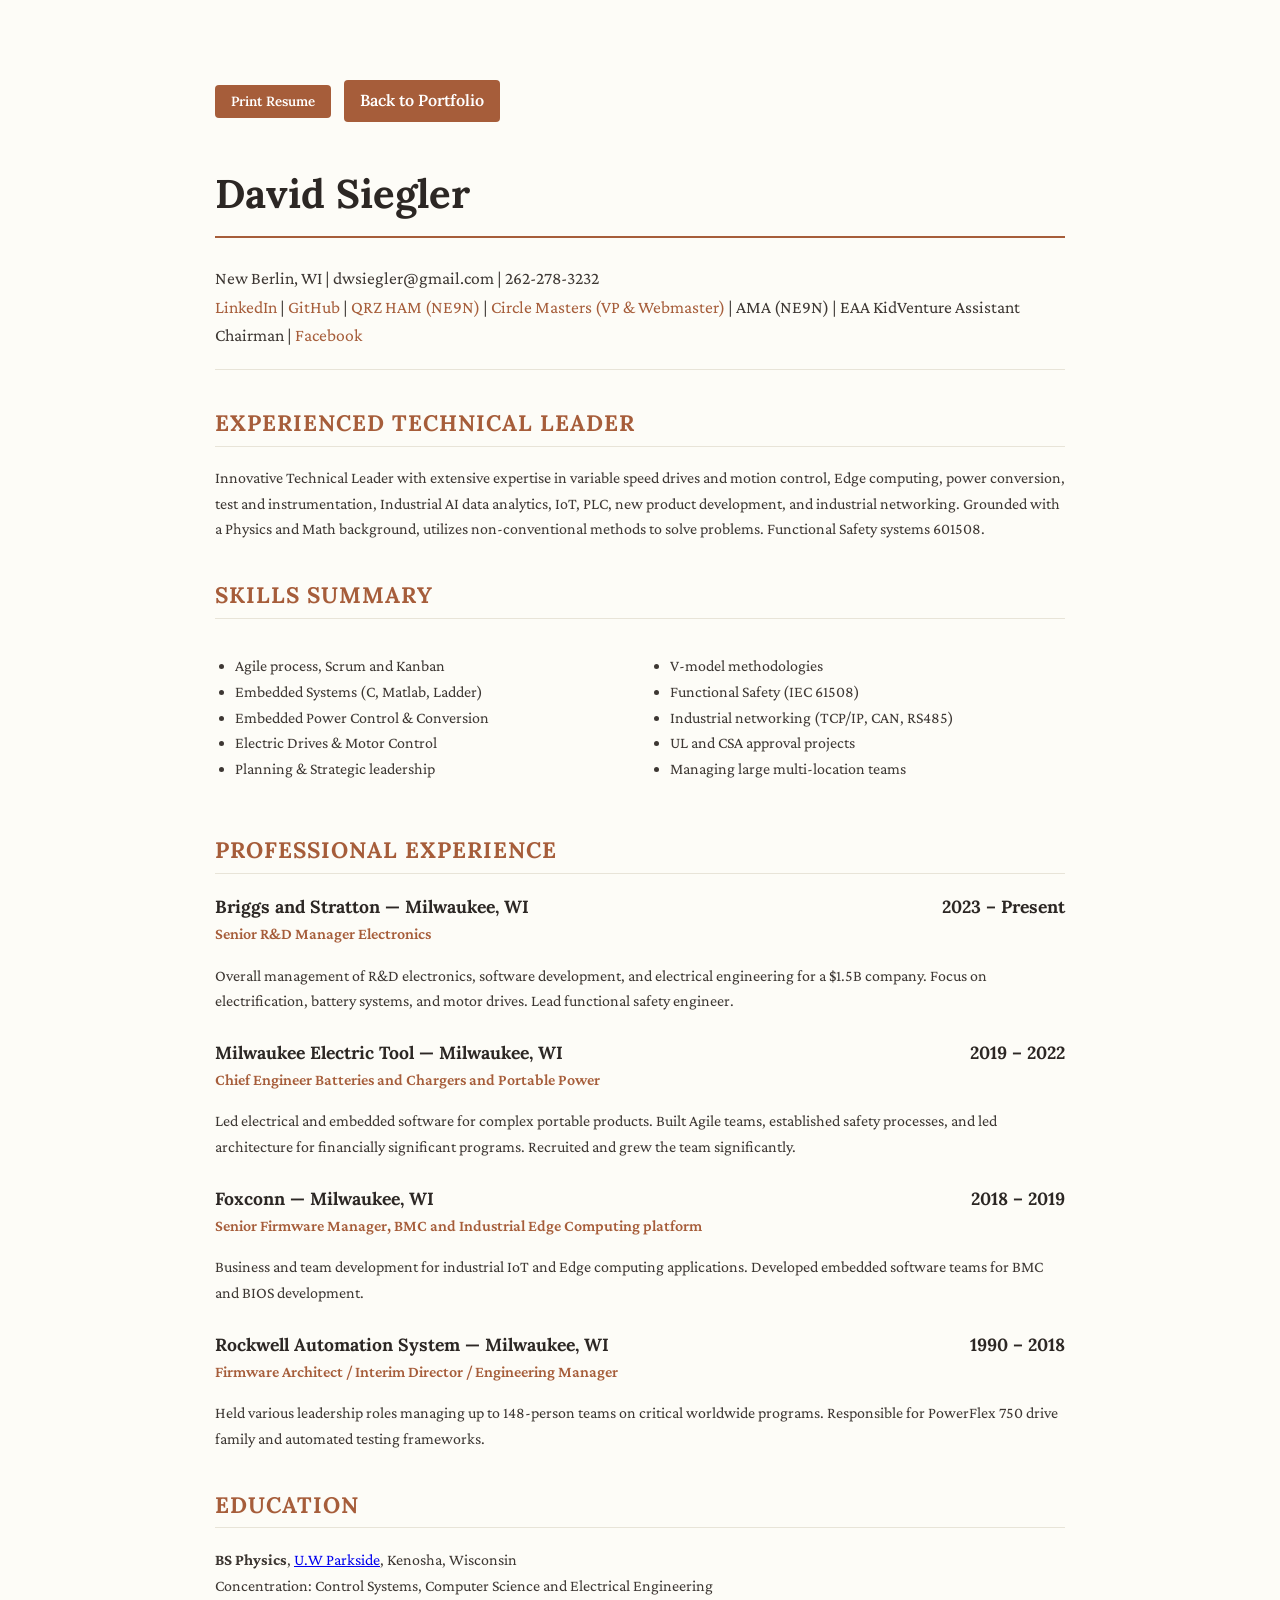
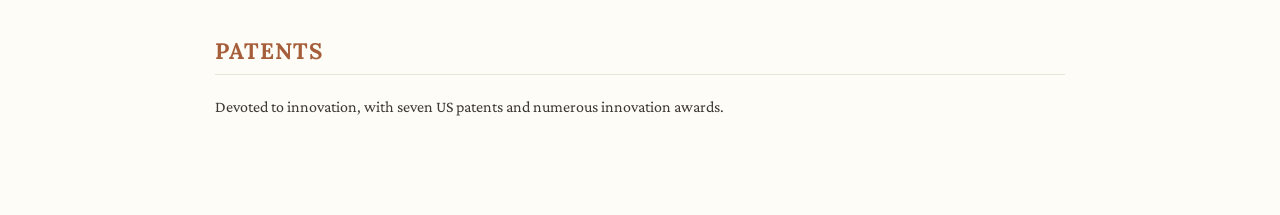
<file: resume.html>
<!DOCTYPE html>
<html lang="en">
<head>
    <meta charset="UTF-8">
    <meta name="viewport" content="width=device-width, initial-scale=1.0">
    <title>David Siegler - Resume</title>
    <!-- Google Fonts: Lora & Crimson Pro -->
    <link href="https://fonts.googleapis.com/css2?family=Lora:ital,wght@0,400..700;1,400..700&family=Crimson+Pro:ital,wght@0,200..900;1,200..900&display=swap" rel="stylesheet">
    <style>
        body { 
            font-family: 'Crimson Pro', serif; 
            line-height: 1.6; 
            color: #3d3733; 
            max-width: 850px; 
            margin: 40px auto; 
            padding: 40px; 
            background-color: #fdfcf7;
            background-image: url('https://www.transparenttextures.com/patterns/paper.png');
        }
        h1, h2, h3 { font-family: 'Lora', serif; color: #2c2724; }
        h1 { border-bottom: 2px solid #a65d3a; padding-bottom: 10px; font-size: 2.5rem; }
        h2 { color: #a65d3a; border-bottom: 1px solid #e8e4d8; padding-bottom: 5px; margin-top: 35px; font-size: 1.4rem; text-transform: uppercase; letter-spacing: 1px; }
        .contact { margin-bottom: 30px; font-size: 1.1rem; border-bottom: 1px solid #e8e4d8; padding-bottom: 20px; }
        .contact a { color: #a65d3a; text-decoration: none; border-bottom: 1px solid transparent; transition: all 0.2s; }
        .contact a:hover { border-bottom-color: #a65d3a; }
        .job { margin-bottom: 25px; }
        .job-header { display: flex; justify-content: space-between; font-weight: bold; font-family: 'Lora', serif; color: #2c2724; font-size: 1.1rem; }
        .job i { color: #a65d3a; font-style: normal; font-weight: 600; display: block; margin-bottom: 5px; }
        .skills-grid { display: grid; grid-template-columns: 1fr 1fr; gap: 20px; }
        .skills-grid ul { padding-left: 20px; }
        button, .back-btn { 
            background: #a65d3a; 
            color: white; 
            border: none; 
            padding: 8px 16px; 
            border-radius: 4px; 
            cursor: pointer; 
            text-decoration: none; 
            font-family: 'Lora', serif;
            font-weight: 600;
            display: inline-block;
            margin-right: 10px;
        }
        @media print { 
            .no-print { display: none; } 
            body { background: white; margin: 0; padding: 20px; }
        }
    </style>
</head>
<body>
    <div class="no-print" style="margin-bottom: 40px;">
        <button onclick="window.print()">Print Resume</button>
        <a href="index.html" class="back-btn">Back to Portfolio</a>
    </div>

    <h1>David Siegler</h1>
    <div class="contact">
        New Berlin, WI | dwsiegler@gmail.com | 262-278-3232<br>
        <a href="https://www.linkedin.com/in/davidsiegler/">LinkedIn</a> | <a href="https://github.com/ne9n">GitHub</a> | <a href="https://www.qrz.com/db/NE9N">QRZ HAM (NE9N)</a> | <a href="https://circlemasters.com">Circle Masters (VP & Webmaster)</a> | AMA (NE9N) | EAA KidVenture Assistant Chairman | <a href="https://www.facebook.com/dave.siegler1">Facebook</a>
    </div>

    <h2>EXPERIENCED TECHNICAL LEADER</h2>
    <p>Innovative Technical Leader with extensive expertise in variable speed drives and motion control, Edge computing, power conversion, test and instrumentation, Industrial AI data analytics, IoT, PLC, new product development, and industrial networking. Grounded with a Physics and Math background, utilizes non-conventional methods to solve problems. Functional Safety systems 601508.</p>

    <h2>SKILLS SUMMARY</h2>
    <div class="skills-grid">
        <ul>
            <li>Agile process, Scrum and Kanban</li>
            <li>Embedded Systems (C, Matlab, Ladder)</li>
            <li>Embedded Power Control & Conversion</li>
            <li>Electric Drives & Motor Control</li>
            <li>Planning & Strategic leadership</li>
        </ul>
        <ul>
            <li>V-model methodologies</li>
            <li>Functional Safety (IEC 61508)</li>
            <li>Industrial networking (TCP/IP, CAN, RS485)</li>
            <li>UL and CSA approval projects</li>
            <li>Managing large multi-location teams</li>
        </ul>
    </div>

    <h2>PROFESSIONAL EXPERIENCE</h2>

    <div class="job">
        <div class="job-header">
            <span>Briggs and Stratton — Milwaukee, WI</span>
            <span>2023 – Present</span>
        </div>
        <i>Senior R&D Manager Electronics</i>
        <p>Overall management of R&D electronics, software development, and electrical engineering for a $1.5B company. Focus on electrification, battery systems, and motor drives. Lead functional safety engineer.</p>
    </div>

    <div class="job">
        <div class="job-header">
            <span>Milwaukee Electric Tool — Milwaukee, WI</span>
            <span>2019 – 2022</span>
        </div>
        <i>Chief Engineer Batteries and Chargers and Portable Power</i>
        <p>Led electrical and embedded software for complex portable products. Built Agile teams, established safety processes, and led architecture for financially significant programs. Recruited and grew the team significantly.</p>
    </div>

    <div class="job">
        <div class="job-header">
            <span>Foxconn — Milwaukee, WI</span>
            <span>2018 – 2019</span>
        </div>
        <i>Senior Firmware Manager, BMC and Industrial Edge Computing platform</i>
        <p>Business and team development for industrial IoT and Edge computing applications. Developed embedded software teams for BMC and BIOS development.</p>
    </div>

    <div class="job">
        <div class="job-header">
            <span>Rockwell Automation System — Milwaukee, WI</span>
            <span>1990 – 2018</span>
        </div>
        <i>Firmware Architect / Interim Director / Engineering Manager</i>
        <p>Held various leadership roles managing up to 148-person teams on critical worldwide programs. Responsible for PowerFlex 750 drive family and automated testing frameworks.</p>
    </div>

    <h2>EDUCATION</h2>
    <p><strong>BS Physics</strong>, <a href="https://www.uwp.edu/" target="_blank">U.W Parkside</a>, Kenosha, Wisconsin<br>
    Concentration: Control Systems, Computer Science and Electrical Engineering</p>

    <h2>PATENTS</h2>
    <p>Devoted to innovation, with seven US patents and numerous innovation awards.</p>
</body>
</html>
</file>
